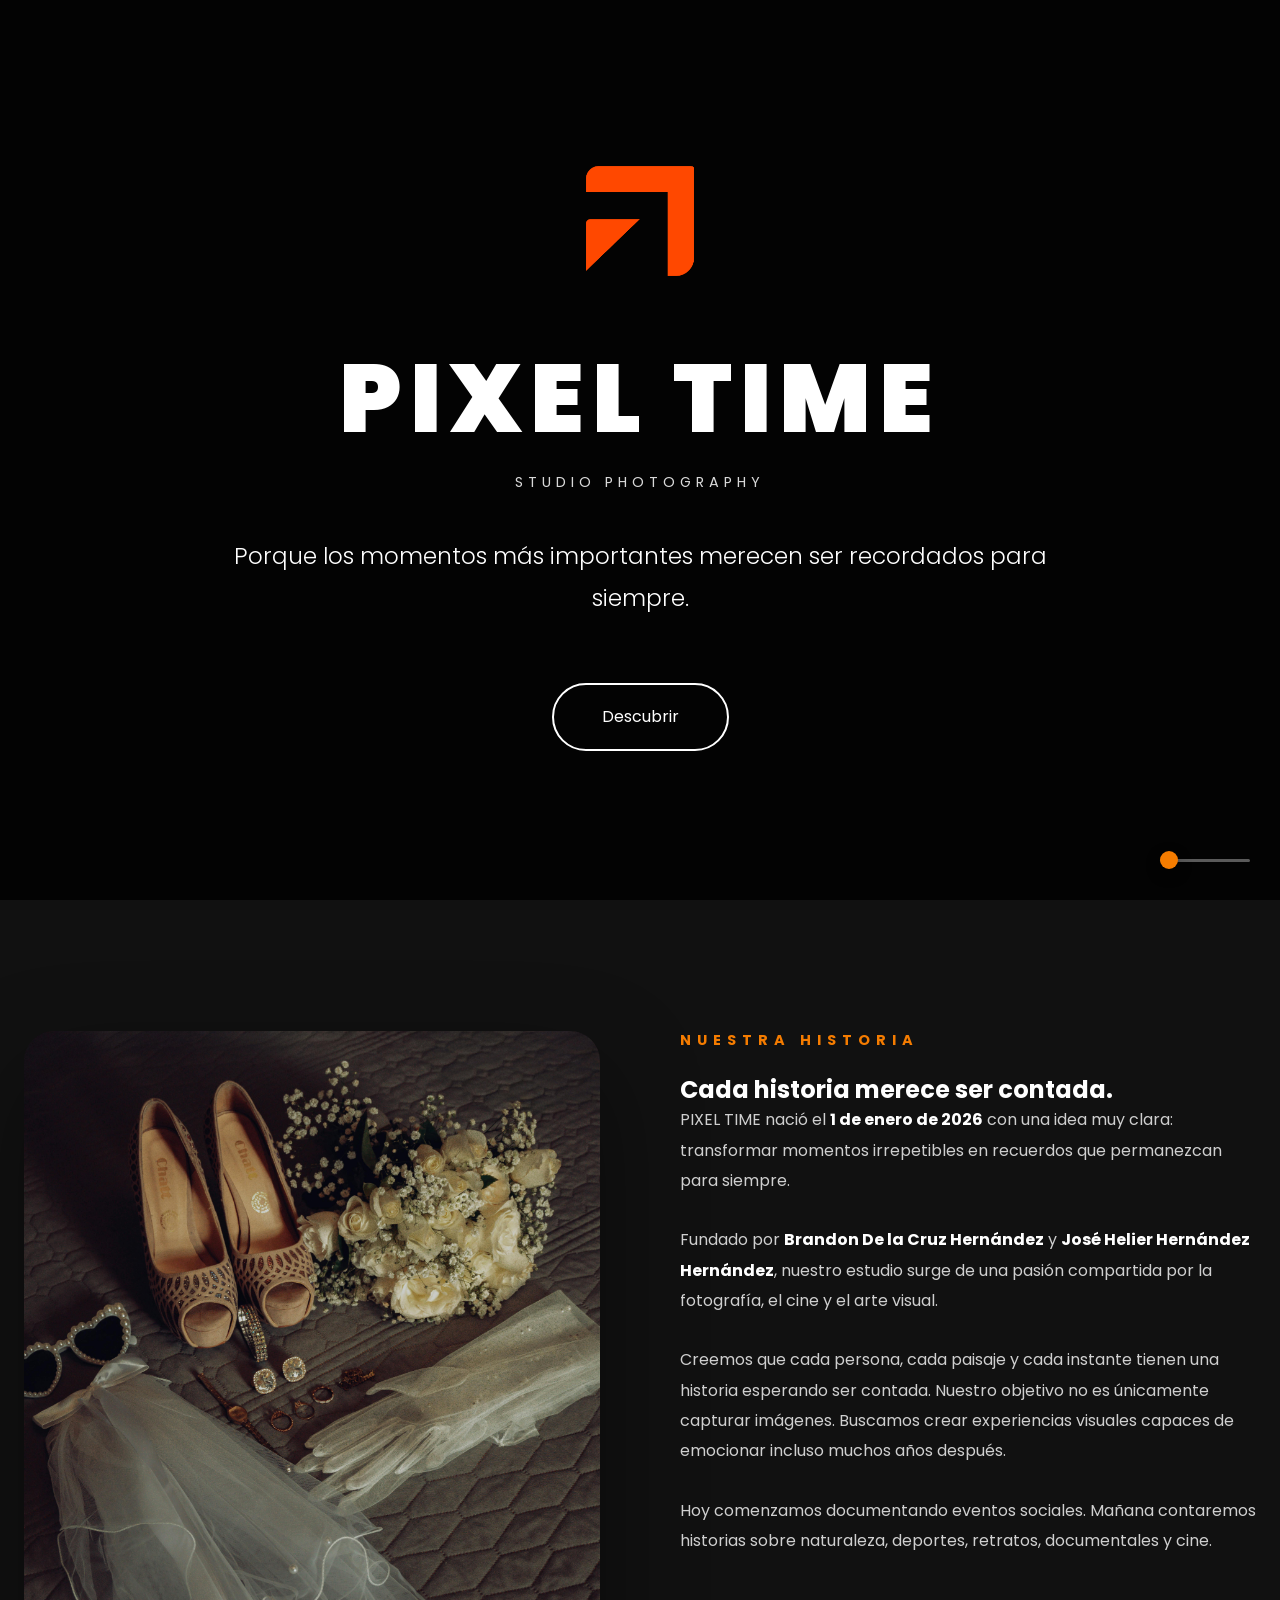
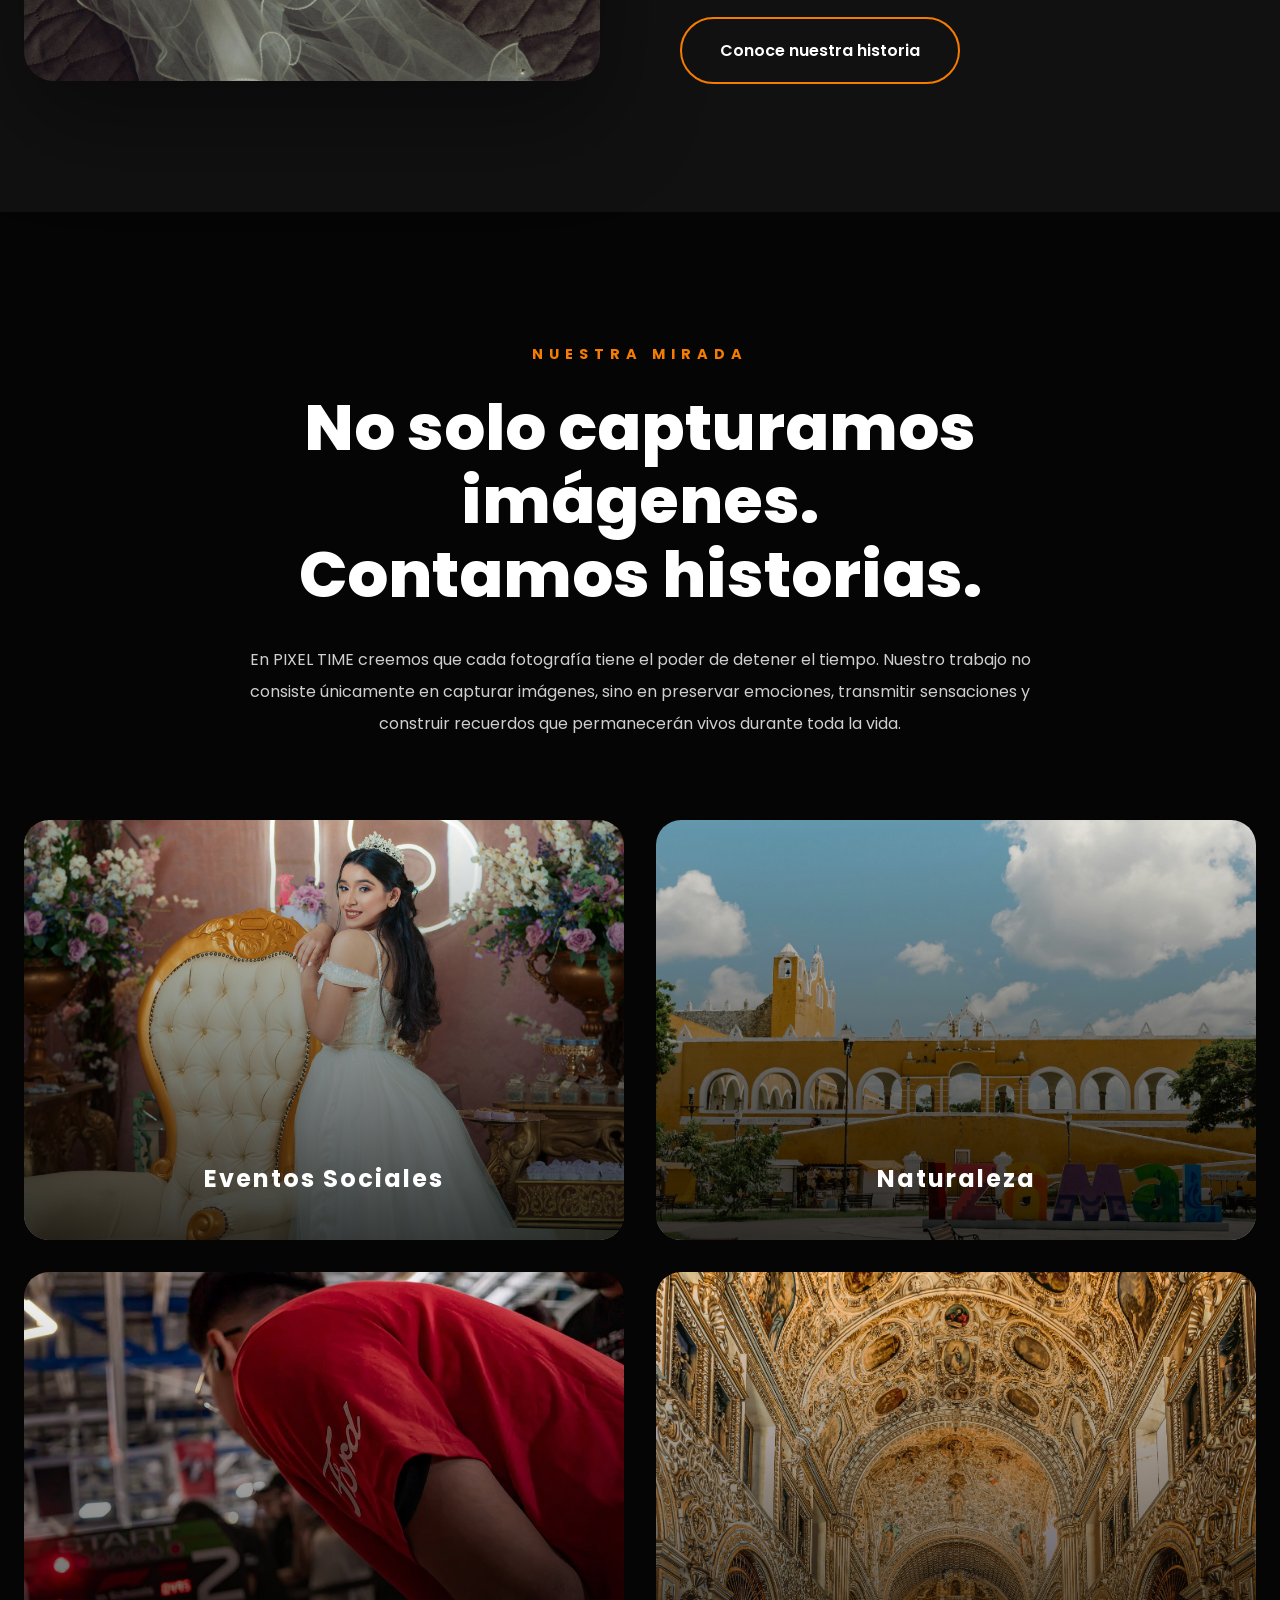
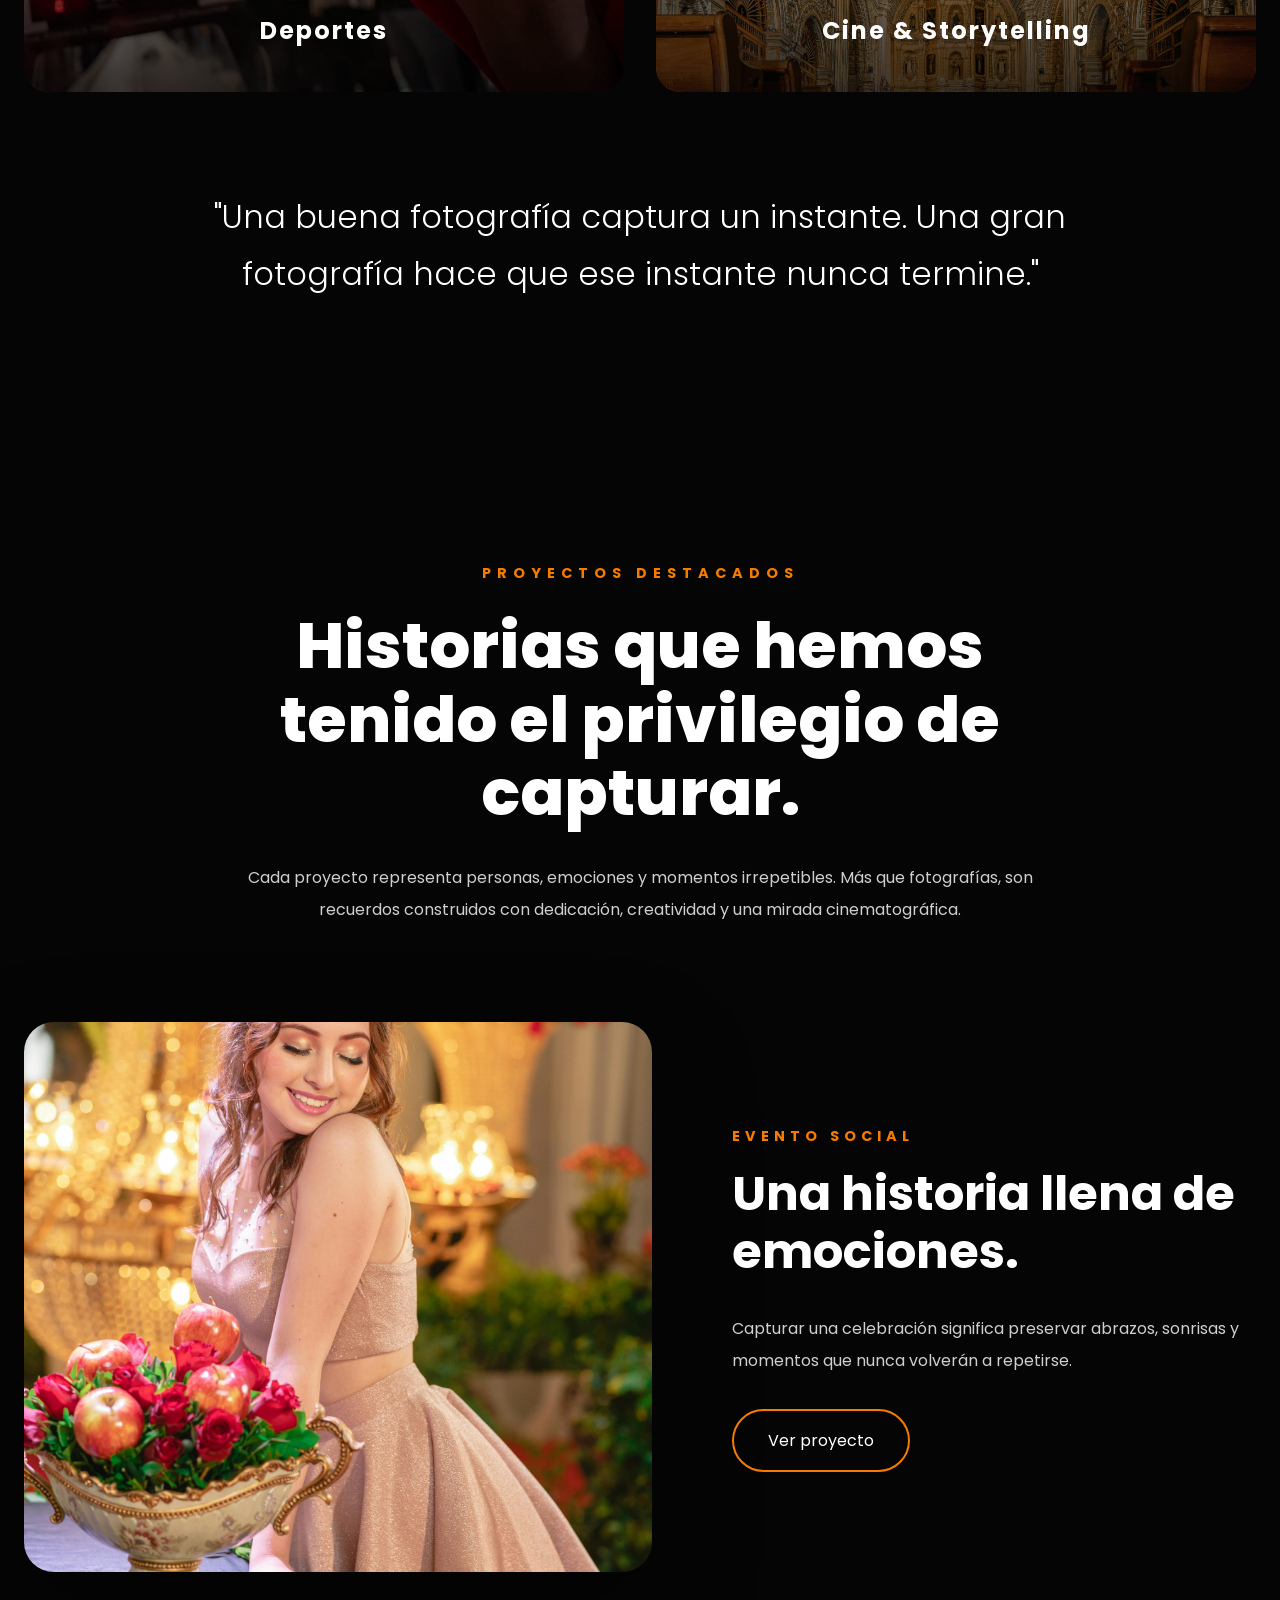
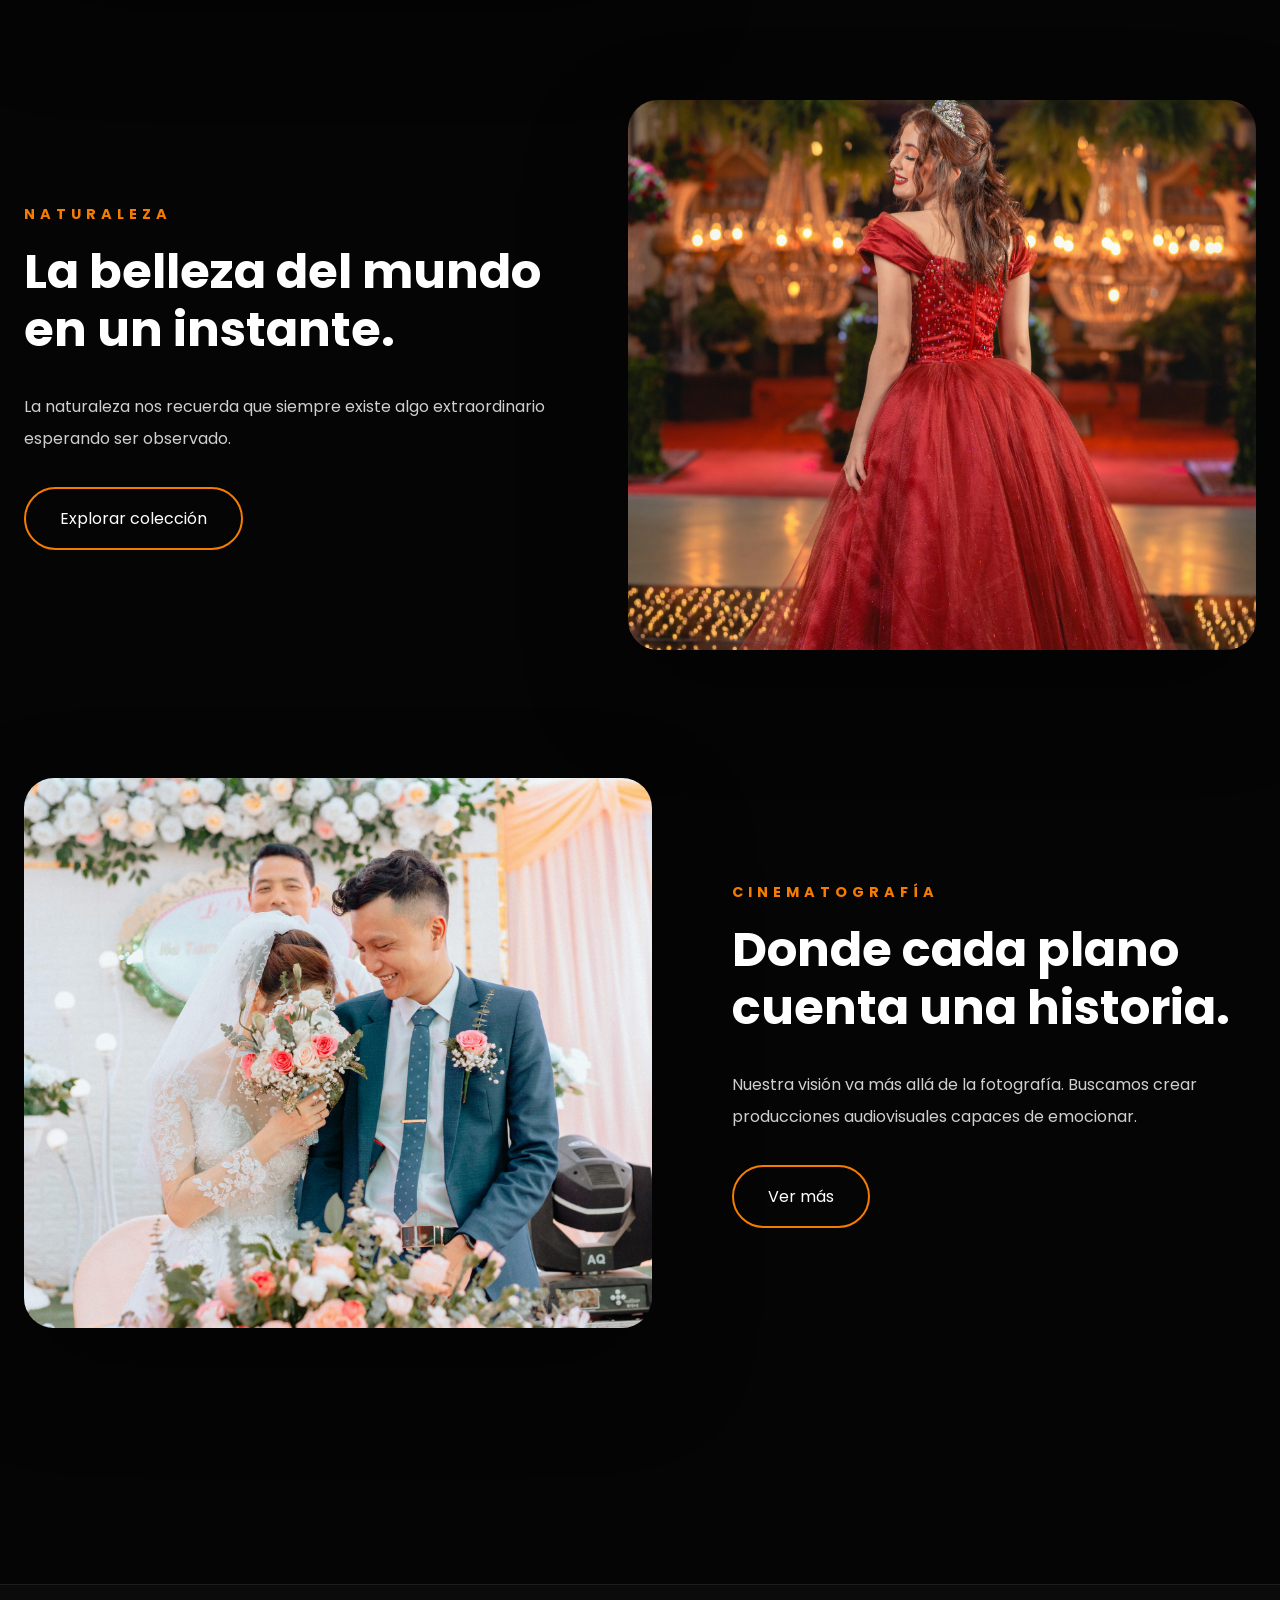
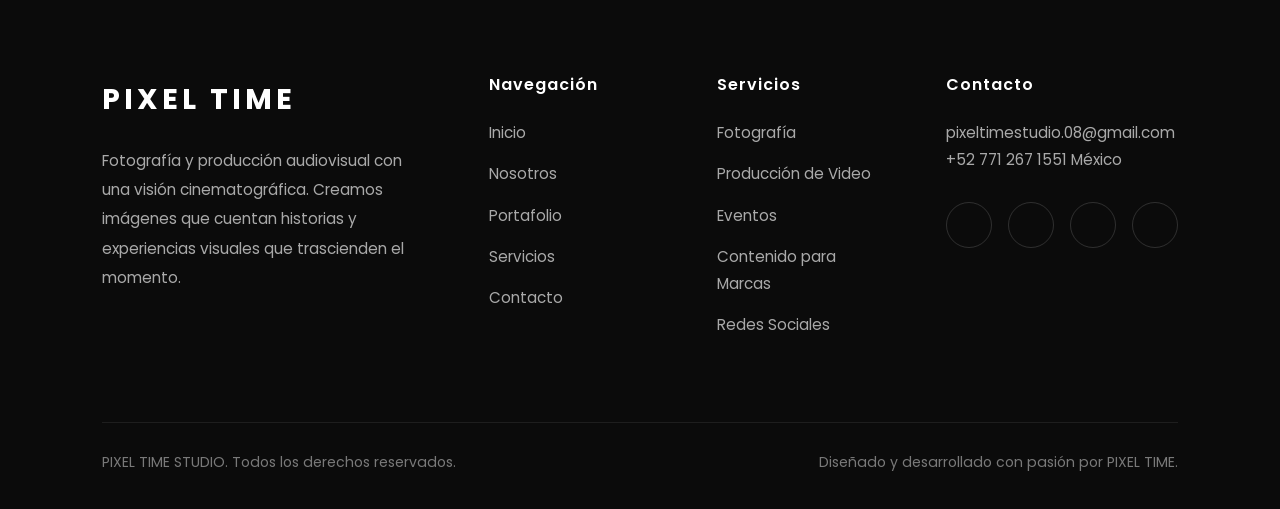
<file: index.html>
<!DOCTYPE html>
<html lang="es">

<head>

    <!-- ========================================================= -->
    <!-- META -->
    <!-- ========================================================= -->

    <meta charset="UTF-8">
    <meta name="viewport" content="width=device-width, initial-scale=1.0">

    <title>PIXEL TIME | Studio Photography</title>

    <meta name="description"
        content="PIXEL TIME Studio Photography. Contamos historias a través de la fotografía y el cine.">

    <meta name="author" content="Brandon De la Cruz Hernández">

    <meta name="theme-color" content="#050505">

    <!-- ========================================================= -->
    <!-- FAVICON -->
    <!-- ========================================================= -->

    <link rel="icon" href="./assets/CDMI/LOGOS/1 LOGO PIXEL TIME.png">

    <!-- ========================================================= -->
    <!-- GOOGLE FONTS -->
    <!-- ========================================================= -->

    <link rel="preconnect" href="https://fonts.googleapis.com">

<link rel="preconnect" href="https://fonts.gstatic.com" crossorigin>

<link href="https://fonts.googleapis.com/css2?family=Poppins:wght@300;400;500;600;700;800;900&display=swap" rel="stylesheet">

    <!-- ========================================================= -->
    <!-- CSS -->
    <!-- ========================================================= -->

    <link rel="stylesheet" href="./assets/CSS/style.css">

</head>

<body>

    <!-- ========================================================= -->
    <!-- LOADER -->
    <!-- ========================================================= -->

    <div id="loader"></div>

    <!-- ========================================================= -->
    <!-- HEADER -->
    <!-- ========================================================= -->

    <header id="header">

        <nav class="navbar">

            <!-- Se construirá en el Capítulo 5 -->

        </nav>

    </header>

    <!-- ========================================================= -->
    <!-- MAIN -->
    <!-- ========================================================= -->

    <main id="main">

        <!-- ===================================================== -->
        <!-- HERO -->
        <!-- ===================================================== -->

        <section id="hero">

            <!-- VIDEO -->

            <video
                autoplay
                muted
                loop
                playsinline
                preload="auto">

                <source src="./assets/CDMI/VIDEOS/intro.mp4" type="video/mp4">

            </video>

            <!-- Overlay -->

            <div class="overlay"></div>

            <!-- Hero Content -->

            <div class="hero-content">

                <img
                    src="./assets/CDMI/LOGOS/isotipo-02.png"
                    alt="Logo oficial de PIXEL TIME">

                <h1>PIXEL TIME</h1>

                <p>Studio Photography</p>

                <h2>

                    Porque los momentos más importantes merecen ser recordados para siempre.

                </h2>

                <button
                    id="discover-btn"
                    aria-label="Descubrir PIXEL TIME">

                    Descubrir

                </button>

            </div>

        </section>

        <!-- ===================================================== -->
        <!-- CAPÍTULO 1 -->
        <!-- NUESTRA HISTORIA -->
        <!-- ===================================================== -->

        <section id="about-preview">

            <div class="about-container">

                <!-- Imagen -->

                <div class="about-image">

                    <img
                        src="./assets/CDMI/FOTOS/1.jpg"
                        alt="Equipo de PIXEL TIME">

                </div>

                <!-- Contenido -->

                <div class="about-content">

                    <span class="section-tag">

                        NUESTRA HISTORIA

                    </span>

                    <h2>

                        Cada historia merece ser contada.

                    </h2>

                    <p>

                        PIXEL TIME nació el <strong>1 de enero de 2026</strong> con una idea muy clara:
                        transformar momentos irrepetibles en recuerdos que permanezcan para siempre.

                    </p>

                    <p>

                        Fundado por
                        <strong>Brandon De la Cruz Hernández</strong>
                        y
                        <strong>José Helier Hernández Hernández</strong>,
                        nuestro estudio surge de una pasión compartida por la fotografía,
                        el cine y el arte visual.

                    </p>

                    <p>

                        Creemos que cada persona, cada paisaje y cada instante tienen una historia esperando ser contada.

                        Nuestro objetivo no es únicamente capturar imágenes.

                        Buscamos crear experiencias visuales capaces de emocionar incluso muchos años después.

                    </p>

                    <p>

                        Hoy comenzamos documentando eventos sociales.

                        Mañana contaremos historias sobre naturaleza, deportes, retratos, documentales y cine.

                    </p>

                    <a
                        href="./about.html"
                        class="about-btn">

                        Conoce nuestra historia

                    </a>

                </div>

            </div>

        </section>

      
      <!-- ===================================================== -->
<!-- CAPÍTULO 2 -->
<!-- NUESTRA MIRADA -->
<!-- ===================================================== -->

<section id="our-work">

    <div class="container">

        <!-- Encabezado -->

        <div class="work-header">

            <span class="section-tag">
                NUESTRA MIRADA
            </span>

            <h2 class="section-title">

                No solo capturamos imágenes.
                <br>
                Contamos historias.

            </h2>

            <p class="section-description">

                En PIXEL TIME creemos que cada fotografía tiene el poder de detener el
                tiempo. Nuestro trabajo no consiste únicamente en capturar imágenes,
                sino en preservar emociones, transmitir sensaciones y construir recuerdos
                que permanecerán vivos durante toda la vida.

            </p>

        </div>

        <!-- Grid -->

        <div class="work-grid">

            <!-- Eventos -->

            <article class="work-card">

                <img
                    src="./assets/CDMI/FOTOS/2.jpg"
                    alt="Eventos Sociales">

                <div class="work-overlay">

                    <span>Eventos Sociales</span>

                </div>

            </article>

            <!-- Naturaleza -->

            <article class="work-card">

                <img
                    src="./assets/CDMI/FOTOS/3.jpg"
                    alt="Naturaleza">

                <div class="work-overlay">

                    <span>Naturaleza</span>

                </div>

            </article>

            <!-- Deportes -->

            <article class="work-card">

                <img
                    src="./assets/CDMI/FOTOS/4.jpg"
                    alt="Deportes">

                <div class="work-overlay">

                    <span>Deportes</span>

                </div>

            </article>

            <!-- Cine -->

            <article class="work-card">

                <img
                    src="./assets/CDMI/FOTOS/5.jpg"
                    alt="Cinematografía">

                <div class="work-overlay">

                    <span>Cine & Storytelling</span>

                </div>

            </article>

        </div>

        <!-- Frase -->

        <div class="work-quote">

            <h3>

                "Una buena fotografía captura un instante.
                Una gran fotografía hace que ese instante
                nunca termine."

            </h3>

        </div>

    </div>

</section>

<!-- ===================================================== -->
<!-- CAPÍTULO 3 -->
<!-- PROYECTOS DESTACADOS -->
<!-- ===================================================== -->

<section id="featured-projects">

    <div class="container">

        <div class="projects-header">

            <span class="section-tag">

                PROYECTOS DESTACADOS

            </span>

            <h2 class="section-title">

                Historias que hemos tenido el privilegio de capturar.

            </h2>

            <p class="section-description">

                Cada proyecto representa personas, emociones y momentos irrepetibles.
                Más que fotografías, son recuerdos construidos con dedicación,
                creatividad y una mirada cinematográfica.

            </p>

        </div>

        <!-- Proyecto 1 -->

        <article class="project-card">

            <div class="project-image">

                <img
                    src="./assets/CDMI/FOTOS/r23.jpg"
                    alt="Proyecto destacado">

            </div>

            <div class="project-content">

                <span>

                    Evento Social

                </span>

                <h3>

                    Una historia llena de emociones.

                </h3>

                <p>

                    Capturar una celebración significa preservar abrazos,
                    sonrisas y momentos que nunca volverán a repetirse.

                </p>

                <a href="./portfolio.html">

                    Ver proyecto

                </a>

            </div>

        </article>

        <!-- Proyecto 2 -->

        <article class="project-card reverse">

            <div class="project-image">

                <img
                    src="./assets/CDMI/FOTOS/r23r.jpg"
                    alt="Proyecto destacado">

            </div>

            <div class="project-content">

                <span>

                    Naturaleza

                </span>

                <h3>

                    La belleza del mundo en un instante.

                </h3>

                <p>

                    La naturaleza nos recuerda que siempre existe algo
                    extraordinario esperando ser observado.

                </p>

                <a href="./portfolio.html">

                    Explorar colección

                </a>

            </div>

        </article>

        <!-- Proyecto 3 -->

        <article class="project-card">

            <div class="project-image">

                <img
                    src="./assets/CDMI/FOTOS/32r.jpg"
                    alt="Proyecto destacado">

            </div>

            <div class="project-content">

                <span>

                    Cinematografía

                </span>

                <h3>

                    Donde cada plano cuenta una historia.

                </h3>

                <p>

                    Nuestra visión va más allá de la fotografía.
                    Buscamos crear producciones audiovisuales capaces de emocionar.

                </p>

                <a href="./portfolio.html">

                    Ver más

                </a>

            </div>

        </article>

    </div>

</section>

   <!-- ========================================================= -->
<!-- FOOTER -->
<!-- ========================================================= -->

<footer id="footer" class="footer">
    <div class="footer-container">

        <!-- Logo -->
        <div class="footer-brand">
            <a href="#home" class="footer-logo">PIXEL TIME</a>
            <p class="footer-description">
                Fotografía y producción audiovisual con una visión cinematográfica.
                Creamos imágenes que cuentan historias y experiencias visuales que
                trascienden el momento.
            </p>
        </div>

        <!-- Navegación -->
        <div class="footer-column">
            <h4>Navegación</h4>
            <ul>
                <li><a href="#home">Inicio</a></li>
                <li><a href="#about">Nosotros</a></li>
                <li><a href="#portfolio">Portafolio</a></li>
                <li><a href="#services">Servicios</a></li>
                <li><a href="#contact">Contacto</a></li>
            </ul>
        </div>

        <!-- Servicios -->
        <div class="footer-column">
            <h4>Servicios</h4>
            <ul>
                <li><a href="#">Fotografía</a></li>
                <li><a href="#">Producción de Video</a></li>
                <li><a href="#">Eventos</a></li>
                <li><a href="#">Contenido para Marcas</a></li>
                <li><a href="#">Redes Sociales</a></li>
            </ul>
        </div>

        <!-- Contacto -->
        <div class="footer-column">
            <h4>Contacto</h4>

            <a href="mailto:contacto@pixeltime.mx">
                pixeltimestudio.08@gmail.com
            </a>

            <a href="tel:+520000000000">
                +52 771 267 1551
            </a>

            <span>México</span>

            <div class="footer-social">
                <a href="#" aria-label="Instagram">
                    <i class="fa-brands fa-instagram"></i>
                </a>

                <a href="#" aria-label="Facebook">
                    <i class="fa-brands fa-facebook-f"></i>
                </a>

                <a href="#" aria-label="YouTube">
                    <i class="fa-brands fa-youtube"></i>
                </a>

                <a href="#" aria-label="TikTok">
                    <i class="fa-brands fa-tiktok"></i>
                </a>
            </div>
        </div>

    </div>

    <div class="footer-bottom">
        <p>
             <span id="year"></span> PIXEL TIME STUDIO.
            Todos los derechos reservados.
        </p>

        <p>
            Diseñado y desarrollado con pasión por PIXEL TIME.
        </p>
    </div>
</footer>


    <!-- ========================================================= -->
    <!-- GSAP -->
    <!-- (Lo agregaremos en el Capítulo 1)
    <!-- ========================================================= -->

    <!-- ========================================================= -->
    <!-- MAIN JS -->
    <!-- ========================================================= -->

   

    <!-- ===================================================== -->
<!-- THEME SWITCH -->
<!-- ===================================================== -->

<!-- ===================================================== -->
<!-- THEME SWITCH -->
<!-- ===================================================== -->

<div id="theme-switch">

    <button id="theme-toggle">

        <span class="toggle-circle"></span>

    </button>

</div>

 <script src="./assets/JS/main.js"></script>

</body>

</html>
</file>
<file: assets/CSS/style.css>
/*==========================================================
PIXEL TIME EXPERIENCE
STYLE.CSS
Archivo principal
==========================================================*/

@import url("./variables.css");

@import url("./reset.css.css");

@import url("./layout.css.css");

@import url("./hero.css");

@import url("./about.css");

@import url("./animations.css");

@import url("./responsive.css");

@import url("./typography.css");

@import url("./our-work.css");

@import url("./featured-projects.css");

@import url("./theme-switch.css");
</file>
